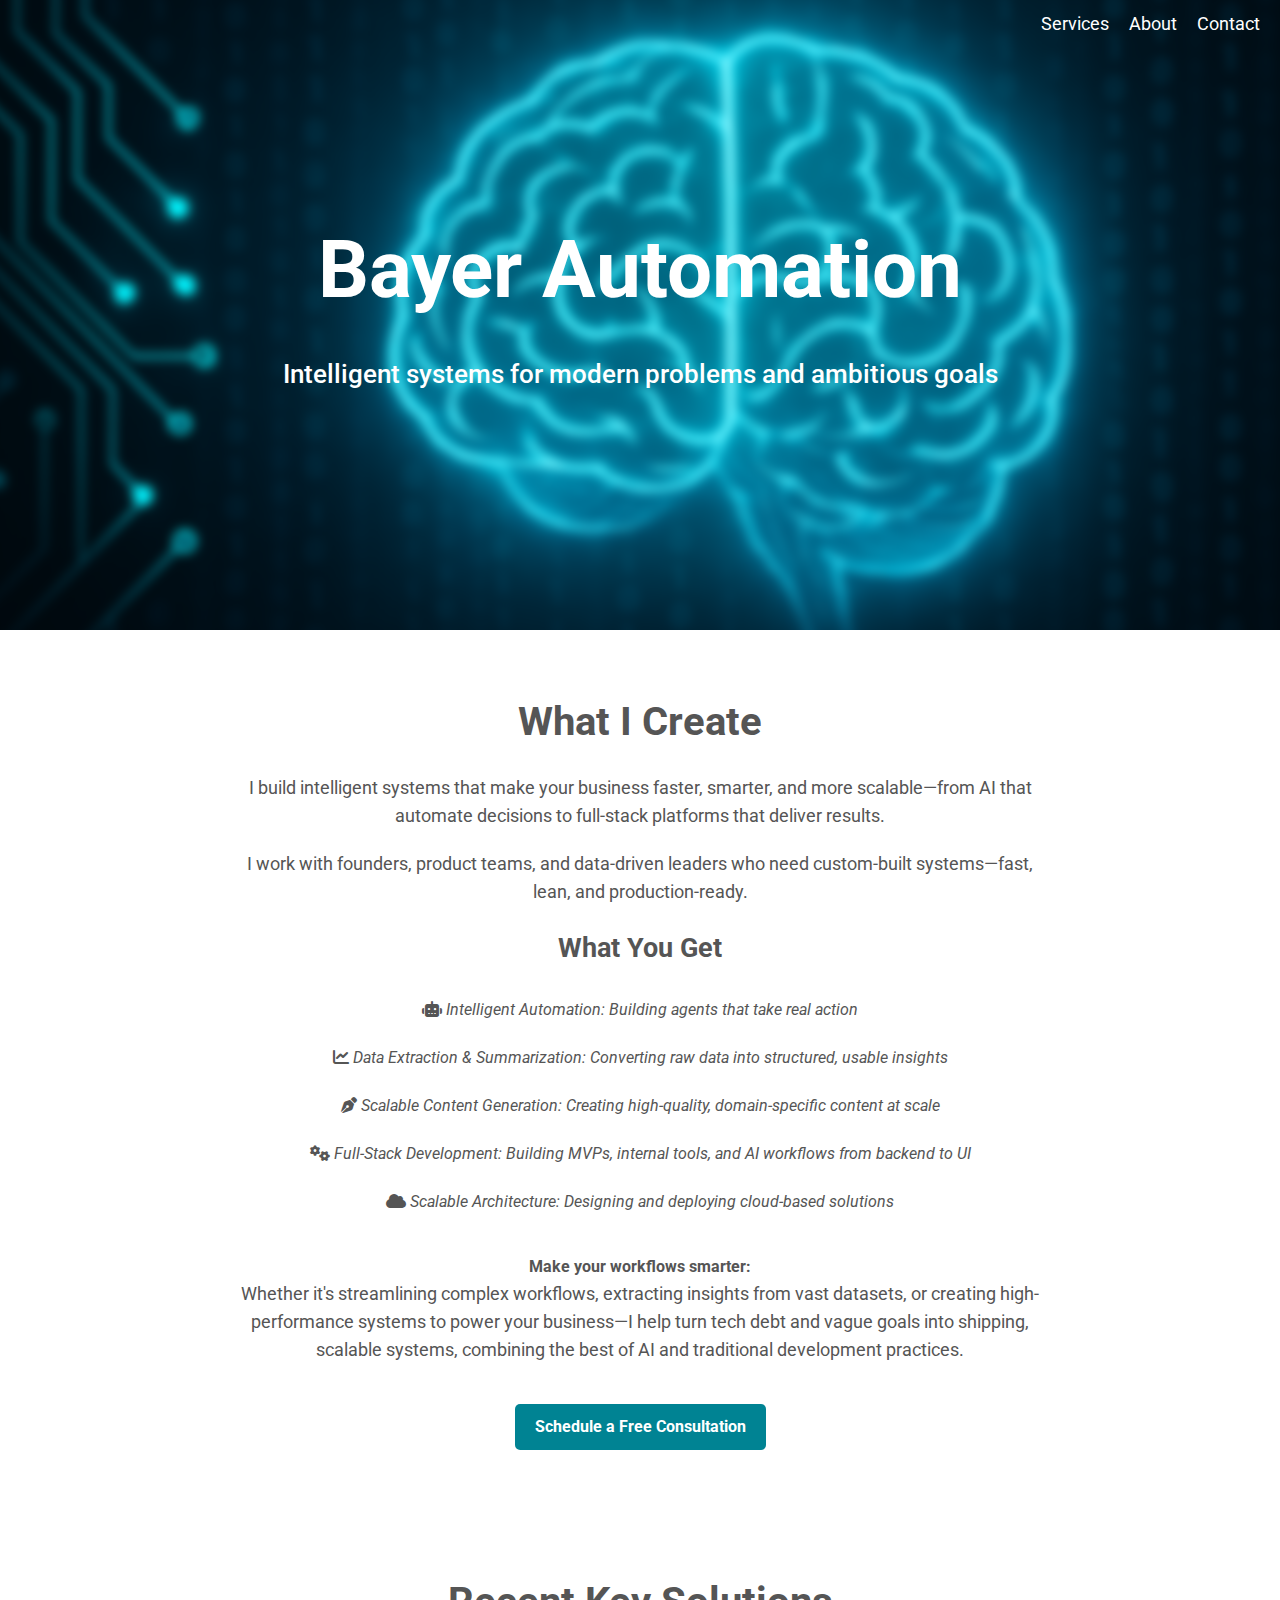
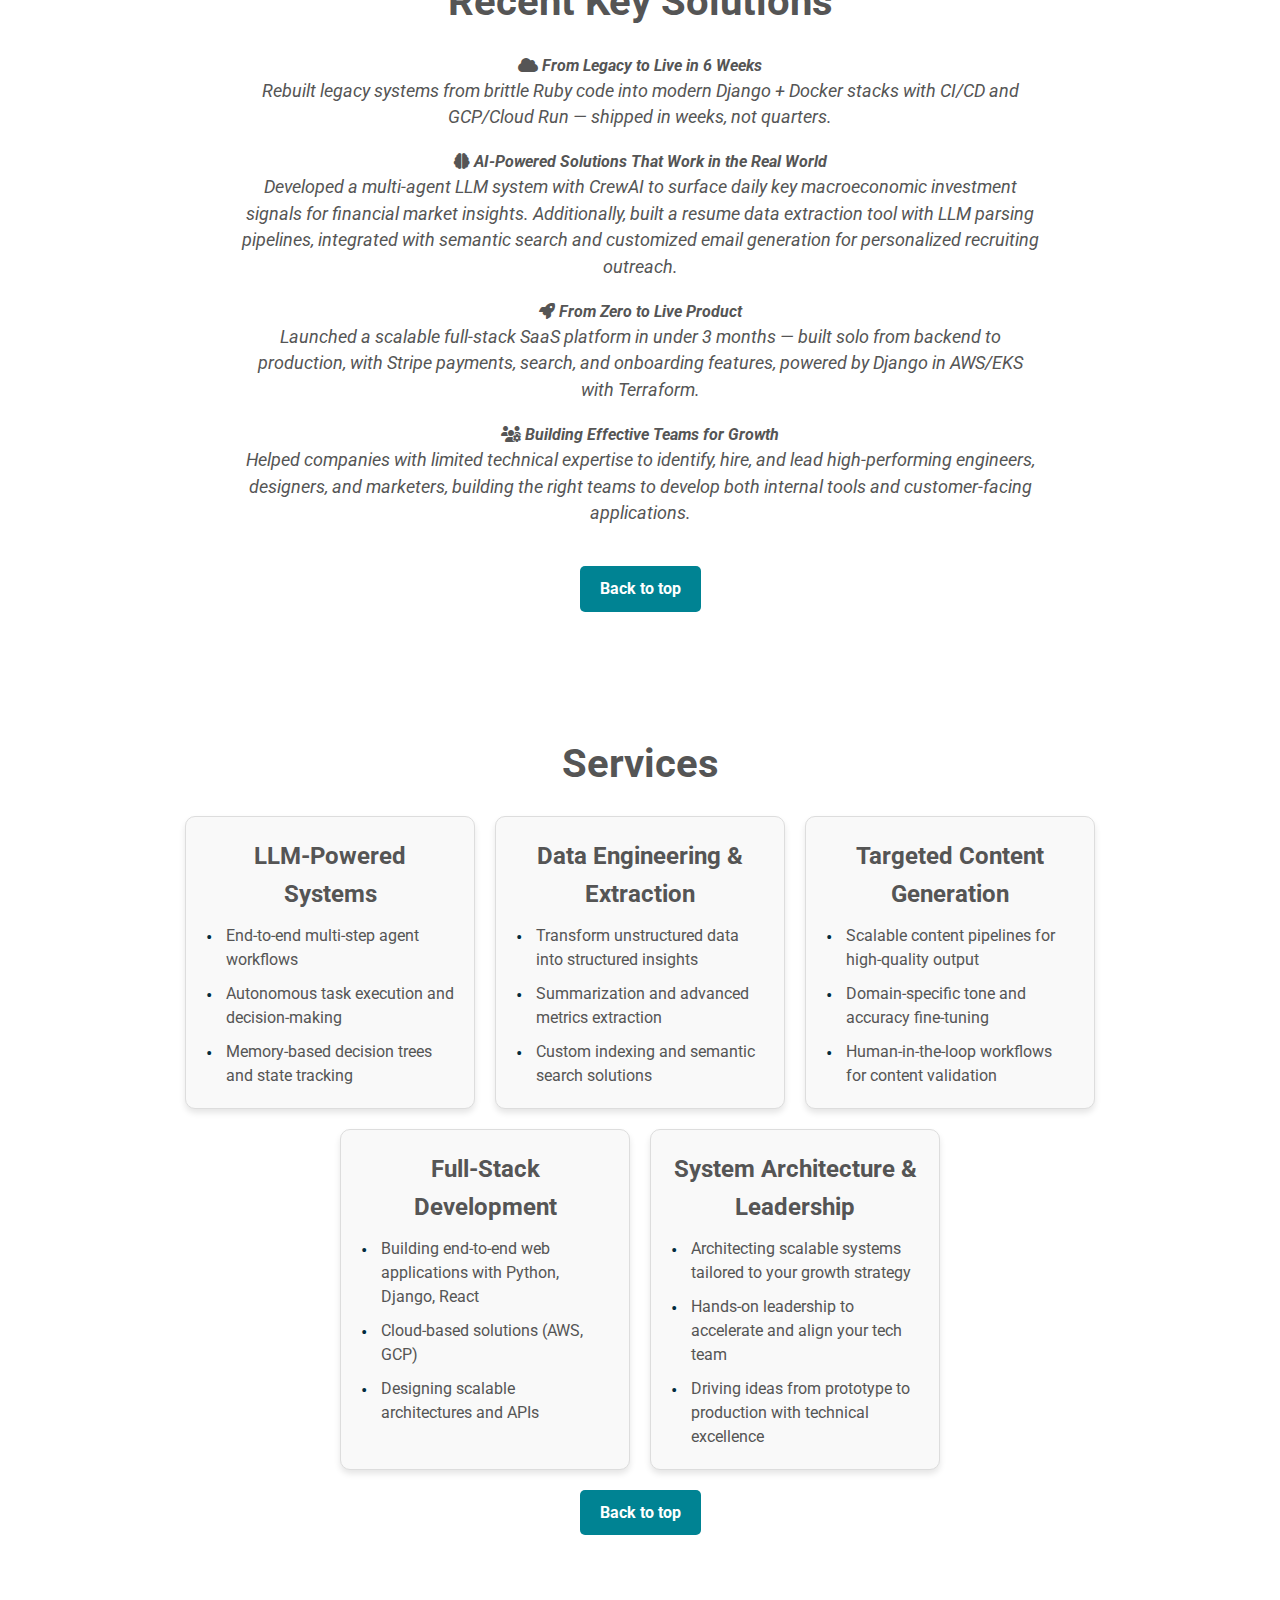
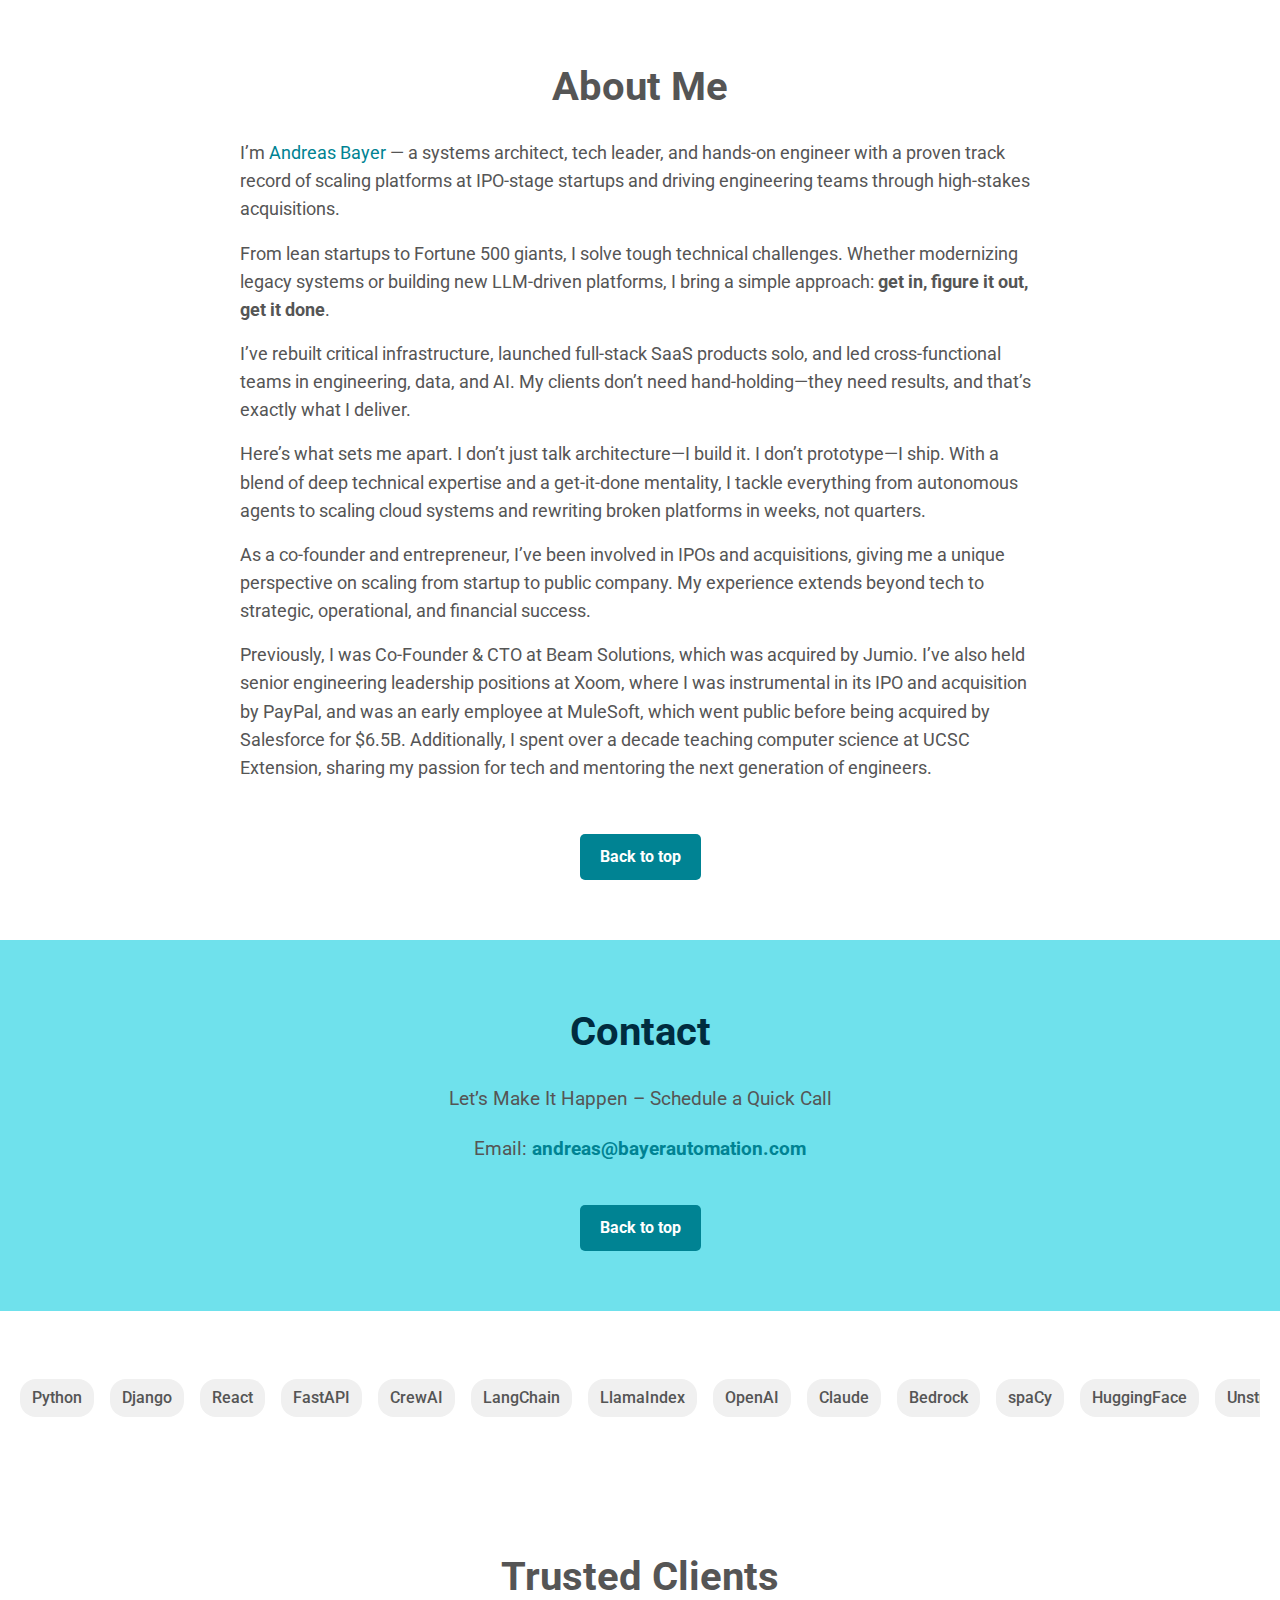
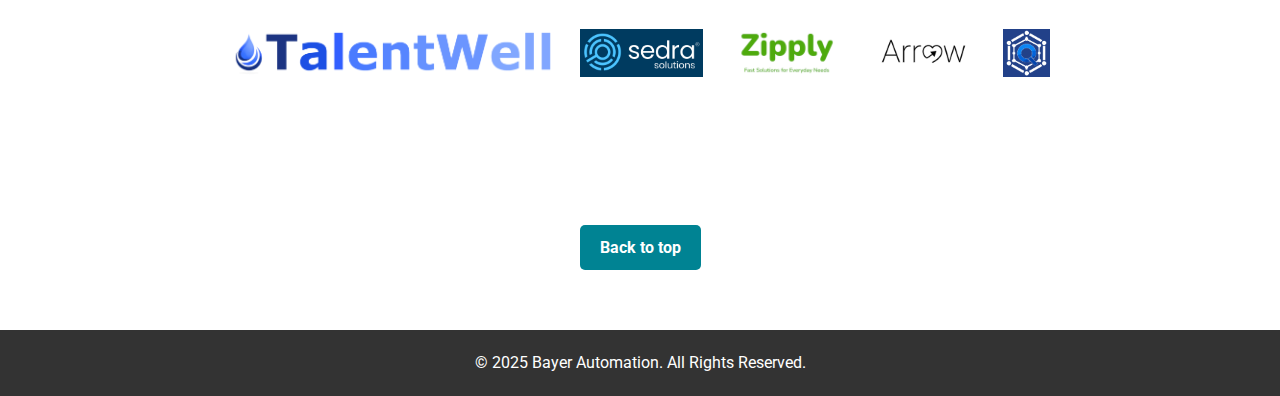
<file: index.html>
<!DOCTYPE html>
<html lang="en">
<head>
    <meta charset="utf-8" />
    <link rel="icon" href="https://bayerautomation.com/favicon-16x16.png" />
    <meta name="viewport" content="width=device-width, initial-scale=1" />
    <meta name="theme-color" content="#000000" />
    <meta name="description" content="AI-powered solutions that streamline your business operations, extract meaningful insights, and generate high-quality content" />
    <meta name="keywords" content="LLM automation, AI agents, data extraction, content generation, Bayer Automation" />
    <meta name="author" content="Bayer Automation" />

    <!-- Open Graph tags -->
    <meta property="og:title" content="Bayer Automation | AI Systems for Real-World Results">
    <meta property="og:description" content="AI systems that do more—automate workflows, extract insights, and generate high-impact content with real business value.">
    <meta property="og:image" content="https://bayerautomation.com/open-graph-1200x630.png">
    <meta property="og:url" content="https://bayerautomation.com">
    <meta property="og:type" content="website">

    <!-- Twitter Card tags -->
    <meta name="twitter:title" content="Bayer Automation | AI Systems for Real-World Results">
    <meta name="twitter:description" content="AI systems that do more—automate workflows, extract insights, and generate high-impact content with real business value.">
    <meta name="twitter:image" content="https://bayerautomation.com/twitter-card-1200x675.png">
    <meta name="twitter:card" content="summary_large_image">

    <link rel="apple-touch-icon" sizes="180x180" href="https://bayerautomation.com/apple-touch-icon.png">
    <link rel="icon" type="image/png" sizes="32x32" href="https://bayerautomation.com/favicon-32x32.png">
    <link rel="icon" type="image/png" sizes="16x16" href="https://bayerautomation.com/favicon-16x16.png">
    <link rel="manifest" href="/site.webmanifest">

    <title>Bayer Automation | AI-Powered Systems for Automation & Content Generation</title>
    <link href="https://fonts.googleapis.com/css2?family=Roboto:wght@400;500;700&display=swap" rel="stylesheet" />
    <link rel="stylesheet" href="styles.css?v=1.0">
    <link rel="stylesheet" href="https://cdnjs.cloudflare.com/ajax/libs/font-awesome/6.5.0/css/all.min.css">

    <!-- JSON-LD Structured Data -->
    <script type="application/ld+json">
        {
            "@context": "https://schema.org",
            "@type": "WebPage",
            "name": "Bayer Automation - Scalable Systems & AI Solutions",
            "description": "Helping startups and enterprises architect and build scalable systems, data platforms, and AI-powered workflows. Leveraging deep execution and strategic insight to drive impactful solutions.",
            "url": "https://bayerautomation.com",
            "publisher": {
                "@type": "Organization",
                "name": "Bayer Automation",
                "logo": {
                    "@type": "ImageObject",
                    "url": "https://bayerautomation.com/logo.png",
                    "width": 300,
                    "height": 300
                }
            }
        }
    </script>
    <script>
        document.addEventListener("DOMContentLoaded", () => {
          const stack = document.getElementById("tech-stack");
          const original = stack.querySelector(".stack-inner");
          const clone = original.cloneNode(true);
          stack.appendChild(clone);
        });
      </script>
</head>
<body>
    <header>
        <div class="menu">
            <a href="#services">Services</a>
            <a href="#about">About</a>
            <a href="#contact">Contact</a>
        </div>
        <h1>Bayer Automation</h1>
        <p>Intelligent systems for modern problems and ambitious goals</p>
    </header>

    <div class="section">
        <h2>What I Create</h2>
        <p>I build intelligent systems that make your business faster, smarter, and more scalable—from AI that automate decisions to full-stack platforms that deliver results.</p>
        <p>I work with founders, product teams, and data-driven leaders who need custom-built systems—fast, lean, and production-ready.</p>
    
        <h3>What You Get</h3>
        <ul class="bullet-points">
            <li class="point"><i class="fas fa-robot"></i> Intelligent Automation: Building agents that take real action</li>
            <li class="point"><i class="fas fa-chart-line"></i> Data Extraction & Summarization: Converting raw data into structured, usable insights</li>
            <li class="point"><i class="fas fa-pen-nib"></i> Scalable Content Generation: Creating high-quality, domain-specific content at scale</li>
            <li class="point"><i class="fas fa-cogs"></i> Full-Stack Development: Building MVPs, internal tools, and AI workflows from backend to UI</li>
            <li class="point"><i class="fas fa-cloud"></i> Scalable Architecture: Designing and deploying cloud-based solutions</li>
        </ul>
    
        <div class="cta-section">
            <h4>Make your workflows smarter:</h4>
            <p>Whether it's streamlining complex workflows, extracting insights from vast datasets, or creating high-performance systems to power your business—I help turn tech debt and vague goals into shipping, scalable systems, combining the best of AI and traditional development practices.</p>  
            <a href="#contact" class="back-to-top">Schedule a Free Consultation</a>
        </div>
    </div>
    

    <div class="section">
        <h2>Recent Key Solutions</h2>
        <ul class="bullet-points">
          <li>
            <i class="fas fa-cloud"></i>
            <strong>From Legacy to Live in 6 Weeks</strong>
            <p>Rebuilt legacy systems from brittle Ruby code into modern Django + Docker stacks with CI/CD and GCP/Cloud Run — shipped in weeks, not quarters.</p>
          </li>
          <li>
            <i class="fas fa-brain"></i>
            <strong>AI-Powered Solutions That Work in the Real World</strong>
            <p>Developed a multi-agent LLM system with CrewAI to surface daily key macroeconomic investment signals for financial market insights. Additionally, built a resume data extraction tool with LLM parsing pipelines, integrated with semantic search and customized email generation for personalized recruiting outreach.</p>
          </li>
          <li>
            <i class="fas fa-rocket"></i>
            <strong>From Zero to Live Product</strong>
            <p>Launched a scalable full-stack SaaS platform in under 3 months — built solo from backend to production, with Stripe payments, search, and onboarding features, powered by Django in AWS/EKS with Terraform.</p>
          </li>
          <li>
            <i class="fas fa-users-cog"></i>
            <strong>Building Effective Teams for Growth</strong>
            <p>Helped companies with limited technical expertise to identify, hire, and lead high-performing engineers, designers, and marketers, building the right teams to develop both internal tools and customer-facing applications.</p>
          </li>
        </ul>

        <a href="#top" class="back-to-top">Back to top</a>
      </div>

    <div class="section" id="services">
        <h2>Services</h2>
        <div class="cards">
            <div class="card">
                <h3>LLM-Powered Systems</h3>
                <div class="service-list">
                    <div class="service-item">End-to-end multi-step agent workflows</div>
                    <div class="service-item">Autonomous task execution and decision-making</div>
                    <div class="service-item">Memory-based decision trees and state tracking</div>
                </div>
            </div>
            <div class="card">
                <h3>Data Engineering & Extraction</h3>
                <div class="service-list">
                    <div class="service-item">Transform unstructured data into structured insights</div>
                    <div class="service-item">Summarization and advanced metrics extraction</div>
                    <div class="service-item">Custom indexing and semantic search solutions</div>
                </div>
            </div>
            <div class="card">
                <h3>Targeted Content Generation</h3>
                <div class="service-list">
                    <div class="service-item">Scalable content pipelines for high-quality output</div>
                    <div class="service-item">Domain-specific tone and accuracy fine-tuning</div>
                    <div class="service-item">Human-in-the-loop workflows for content validation</div>
                </div>
            </div>
            <!-- Non-AI Services Section -->
            <div class="card">
                <h3>Full-Stack Development</h3>
                <div class="service-list">
                    <div class="service-item">Building end-to-end web applications with Python, Django, React</div>
                    <div class="service-item">Cloud-based solutions (AWS, GCP)</div>
                    <div class="service-item">Designing scalable architectures and APIs</div>
                </div>
            </div>
            <div class="card">
                <h3>System Architecture & Leadership</h3>
                <div class="service-list">
                    <div class="service-item">Architecting scalable systems tailored to your growth strategy</div>
                    <div class="service-item">Hands-on leadership to accelerate and align your tech team</div>
                    <div class="service-item">Driving ideas from prototype to production with technical excellence</div>
                  </div>
            </div>
        </div>

        <a href="#top" class="back-to-top">Back to top</a>
    </div>
    

    <div class="section" id="about">
        <h2>About Me</h2>
        <div class="about-section">
            <p>I’m <a href="https://www.linkedin.com/in/bayerautomation/" target="_blank">Andreas Bayer</a> — a systems architect, tech leader, and hands-on engineer with a proven track record of scaling platforms at IPO-stage startups and driving engineering teams through high-stakes acquisitions.</p>
            
            <p>From lean startups to Fortune 500 giants, I solve tough technical challenges. Whether modernizing legacy systems or building new LLM-driven platforms, I bring a simple approach: <strong>get in, figure it out, get it done</strong>.</p>
            
            <p>I’ve rebuilt critical infrastructure, launched full-stack SaaS products solo, and led cross-functional teams in engineering, data, and AI. My clients don’t need hand-holding—they need results, and that’s exactly what I deliver.</p>
            
            <p>Here’s what sets me apart. I don’t just talk architecture—I build it. I don’t prototype—I ship. With a blend of deep technical expertise and a get-it-done mentality, I tackle everything from autonomous agents to scaling cloud systems and rewriting broken platforms in weeks, not quarters.</p>
            
            <p>As a co-founder and entrepreneur, I’ve been involved in IPOs and acquisitions, giving me a unique perspective on scaling from startup to public company. My experience extends beyond tech to strategic, operational, and financial success.</p>
        
            <p>Previously, I was Co-Founder & CTO at Beam Solutions, which was acquired by Jumio. I’ve also held senior engineering leadership positions at Xoom, where I was instrumental in its IPO and acquisition by PayPal, and was an early employee at MuleSoft, which went public before being acquired by Salesforce for $6.5B. Additionally, I spent over a decade teaching computer science at UCSC Extension, sharing my passion for tech and mentoring the next generation of engineers.</p>
        </div>
        

        <a href="#top" class="back-to-top">Back to top</a>
    </div>
        
    <div class="section" id="contact">
        <h2>Contact</h2>
        <div class="contact-section">
            <p>Let’s Make It Happen – Schedule a Quick Call</p>
            <p>Email: <a href="mailto:andreas@bayerautomation.com">andreas@bayerautomation.com</a></p>
        </div>
    
        <a href="#top" class="back-to-top">Back to top</a>
    </div>

    <div class="section" id="technology">
        <div class="stack-container">
          <div class="stack" id="tech-stack">
            <div class="stack-inner">
              <span>Python</span>
              <span>Django</span>
              <span>React</span>
              <span>FastAPI</span>
              <span>CrewAI</span>
              <span>LangChain</span>
              <span>LlamaIndex</span>
              <span>OpenAI</span>
              <span>Claude</span>
              <span>Bedrock</span>
              <span>spaCy</span>
              <span>HuggingFace</span>
              <span>Unstructured</span>
              <span>Haystack</span>
              <span>Pinecone</span>
              <span>FAISS</span>
              <span>Postgres</span>
              <span>Elasticsearch</span>
              <span>BigQuery</span>
              <span>Redis</span>
              <span>Celery</span>
              <span>AWS</span>
              <span>GCP</span>
              <span>Docker</span>
              <span>Terraform</span>
              <span>Stripe</span>
            </div>
          </div>
        </div>
    </div>    

    <div class="section">
        <h2>Trusted Clients</h2>
        <div class="logo-row">
          <a href="https://talentwell.ai" target="_blank"><img src="talentwell-logo-text.png" alt="TalentWell" class="consult-logo" /></a>
          <a href="https://sedrasolutions.com" target="_blank"><img src="sedra-solutions-logo.png" alt="Sedra Solutions" class="consult-logo" /></a>
          <a href="https://zipply.io" target="_blank"><img src="zipply-logo-text.png" alt="Zipply" class="consult-logo" /></a>
          <a href="https://www.thearrow.app" target="_blank"><img src="arrow-logo.png" alt="The Arrow" class="consult-logo" /></a>
          <a href="https://quantimon.com" target="_blank"><img src="quantimon-logo.png" alt="Quantimon" class="consult-logo" /></a>
          <!-- Add more logos as needed -->
        </div>
      </div>    

    <div class="section">
      <a href="#top" class="back-to-top">Back to top</a>
    </div>
    <!-- Footer -->
    <footer>
        <p>&copy; 2025 Bayer Automation. All Rights Reserved.</p>
    </footer>    
</body>
</html>
</file>
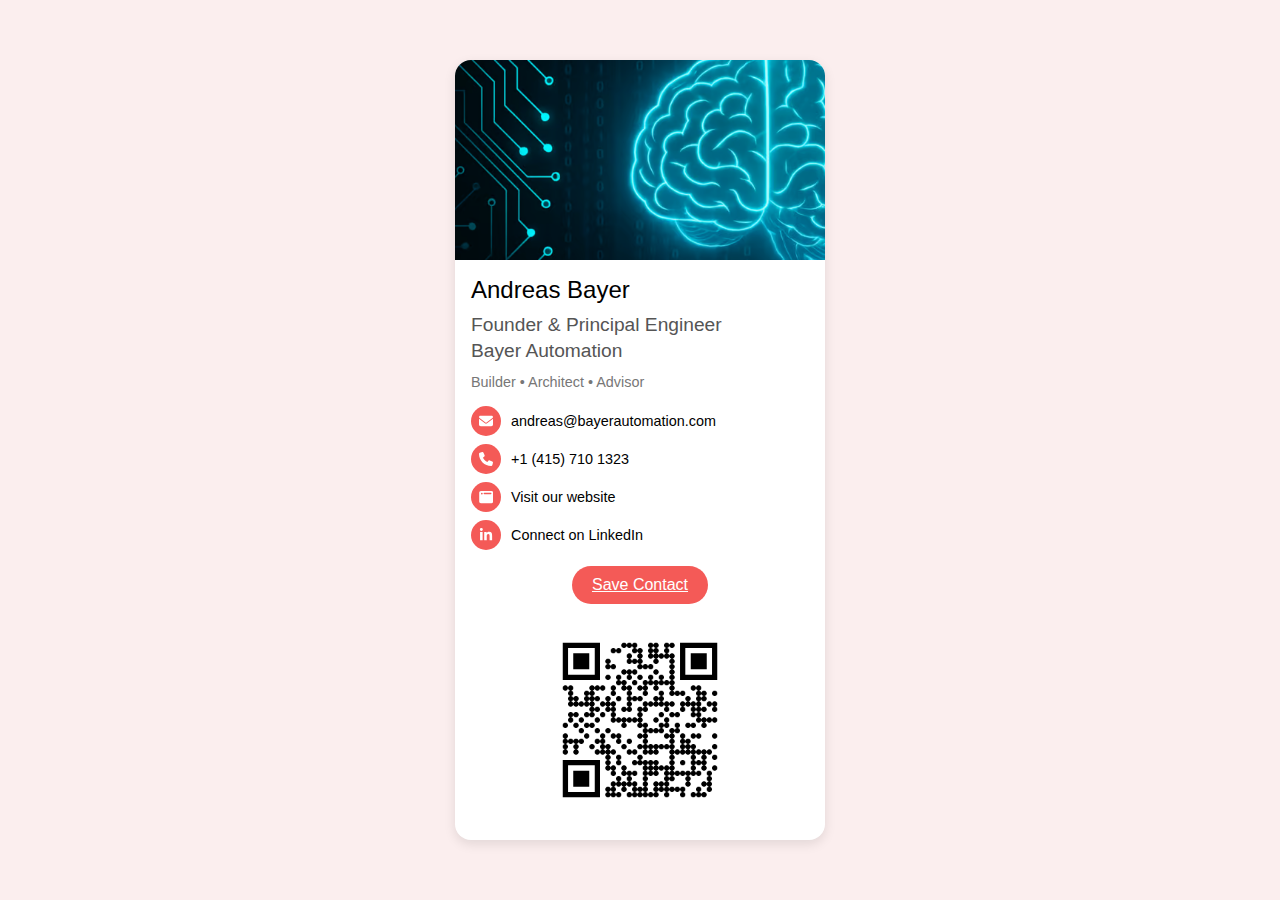
<file: business-card.html>
<!DOCTYPE html>
<html lang="en">

<head>
  <meta charset="UTF-8" />
  <meta name="viewport" content="width=device-width, initial-scale=1.0" />

    <!-- Meta for link previews (Open Graph & Twitter) -->
  <meta property="og:title" content="Andreas Bayer – Digital Business Card" />
  <meta property="og:description" content="Founder & Principal Engineer at Bayer Automation. Save contact or scan QR code to connect." />
  <meta property="og:image" content="https://bayerautomation.com/business-card-image.avif" />
  <meta property="og:url" content="https://bayerautomation.com/andreas-card.html" />
  <meta property="og:type" content="website" />

  <!-- Twitter preview -->
  <meta name="twitter:card" content="summary_large_image" />
  <meta name="twitter:title" content="Andreas Bayer – Digital Business Card" />
  <meta name="twitter:description" content="Founder & Principal Engineer at Bayer Automation. Download contact or scan QR code to connect." />
  <meta name="twitter:image" content="https://bayerautomation.com/business-card-image.avif" />


  <title>Andreas Bayer Contact Card</title>
  <style>
    body {
      font-family: Helvetica;
      background: #fbeeee;
      display: flex;
      justify-content: center;
      align-items: center;
      min-height: 100vh;
      margin: 0;
    }

    .card {
      background: white;
      border-radius: 16px;
      box-shadow: 0 4px 12px rgba(0, 0, 0, 0.1);
      width: 370px;
      max-width: 90vw;
      overflow: hidden;
      text-align: left;
    }


    .card img.header-image {
      width: 100%;
      display: block;
      height: 200px;
      /* LIMIT the height */
      object-fit: cover;
      /* Crop instead of stretching */
    }

    .card h1 {
      margin: 16px 16px 4px;
      font-size: 1.5rem;
      font-weight: normal
    }

    .title {
      margin: 10px 0 12px;
    }

    .title h2 {
      margin: 0 16px 4px;
      font-weight: normal;
      color: #555;
      font-size: 1.2rem;
    }

    .card p.subtitle {
      color: #777;
      font-size: 0.9rem;
      margin: 4px 16px 16px;
    }

    .contact-info {
      list-style: none;
      padding: 0;
      margin: 0 16px 16px;
      text-align: left;
      font-size: 0.9rem;
    }

    .contact-info li {
      display: flex;
      align-items: center;
      margin: 8px 0;
    }

    .contact-info li span {
      margin-left: 10px;
    }

    .contact-info a {
      color: #000;
      text-decoration: none;
    }

    .save-button {
      display: block;
      margin: 16px auto;
      background: #f45a57;
      color: white;
      border: none;
      padding: 10px 20px;
      border-radius: 24px;
      font-size: 1rem;
      cursor: pointer;
      text-align: center;
      width: fit-content;
      /* or a fixed width like 200px */
    }


    .save-button:disabled {
      opacity: 0.6;
      cursor: not-allowed;
    }

    .icon-circle {
      width: 30px;
      height: 30px;
      background-color: #f45a57;
      border-radius: 50%;
      display: flex;
      align-items: center;
      justify-content: center;
      flex-shrink: 0;
    }

    .icon-circle svg {
      fill: white;
      width: 14px;
      height: 14px;
    }
  </style>
</head>

<body>
  <div class="card">
    <img class="header-image" src="business-card-image.avif" alt="Header Image" />
    <h1>Andreas Bayer</h1>
    <div class="title">
      <h2>Founder & Principal Engineer</h2>
      <h2>Bayer Automation</h2>
    </div>
    <p class="subtitle">Builder • Architect • Advisor</p>
    <ul class="contact-info">
      <li>
        <div class="icon-circle">
          <!-- Email Icon -->
          <svg viewBox="0 0 512 512">
            <path
              d="M48 64C21.5 64 0 85.5 0 112c0 15.1 7.1 29.3 19.2 38.4L236.8 313.6c11.4 8.5 27 8.5 38.4 0L492.8 150.4c12.1-9.1 19.2-23.3 19.2-38.4c0-26.5-21.5-48-48-48L48 64zM0 176L0 384c0 35.3 28.7 64 64 64l384 0c35.3 0 64-28.7 64-64l0-208L294.4 339.2c-22.8 17.1-54 17.1-76.8 0L0 176z">
            </path>
          </svg>
        </div>
        <span><a href="mailto:andreas@bayerautomation.com">andreas@bayerautomation.com</a></span>
      </li>
      <li>
        <div class="icon-circle">
          <!-- Phone Icon -->
          <svg viewBox="0 0 512 512">
            <path
              d="M164.9 24.6c-7.7-18.6-28-28.5-47.4-23.2l-88 24C12.1 30.2 0 46 0 64C0 311.4 200.6 512 448 512c18 0 33.8-12.1 38.6-29.5l24-88c5.3-19.4-4.6-39.7-23.2-47.4l-96-40c-16.3-6.8-35.2-2.1-46.3 11.6L304.7 368C234.3 334.7 177.3 277.7 144 207.3L193.3 167c13.7-11.2 18.4-30 11.6-46.3l-40-96z">
            </path>
          </svg>
        </div>
        <span><a href="tel:+14157101323">+1 (415) 710 1323</a></span>
      </li>
      <li>
        <div class="icon-circle">
          <!-- Website Icon -->
          <svg viewBox="0 0 496 512">
            <path
              d="M0 96C0 60.7 28.7 32 64 32l384 0c35.3 0 64 28.7 64 64l0 320c0 35.3-28.7 64-64 64L64 480c-35.3 0-64-28.7-64-64L0 96zm64 32a32 32 0 1 0 64 0 32 32 0 1 0 -64 0zm384 0c0-13.3-10.7-24-24-24l-240 0c-13.3 0-24 10.7-24 24s10.7 24 24 24l240 0c13.3 0 24-10.7 24-24z">
            </path>
          </svg>
        </div>
        <span><a href="https://bayerautomation.com" target="_blank">Visit our website</a></span>
      </li>
      <li>
        <div class="icon-circle">
          <!-- LinkedIn Icon -->
          <svg viewBox="0 0 448 512">
            <path
              d="M100.28 448H7.4V148.9h92.88zM53.79 108.1C24.09 108.1 0 83.5 0 53.8a53.79 53.79 0 0 1 107.58 0c0 29.7-24.1 54.3-53.79 54.3zM447.9 448h-92.68V302.4c0-34.7-.7-79.2-48.29-79.2-48.29 0-55.69 37.7-55.69 76.7V448h-92.78V148.9h89.08v40.8h1.3c12.4-23.5 42.69-48.3 87.88-48.3 94 0 111.28 61.9 111.28 142.3V448z">
            </path>
          </svg>
        </div>
        <span><a href="https://www.linkedin.com/in/andreas-bayer-7101323/" target="_blank">Connect on
            LinkedIn</a></span>
      </li>
    </ul>
    <a href="andreas-bayer.vcf" download="Andreas-Bayer.vcf" class="save-button">Save Contact</a>

    <div style="display: flex; justify-content: center; padding: 0 16px 16px;">
      <a href="andreas-bayer.vcf" download="Andreas-Bayer.vcf" title="Download Contact">
        <img src="business-card-qr-code.png"
             alt="QR Code"
             width="200"
             height="200"
             style="border-radius: 8px;">
      </a>
    </div>
  </div>
</body>

</html>
</file>
<file: styles.css>
/* General Styles */
* {
    margin: 0;
    padding: 0;
    box-sizing: border-box;
}

body {
    font-family: 'Roboto', sans-serif; /* Apply Roboto font */
    line-height: 1.6;
    color: #555;
}

/* Header */
header {
    position: relative;
    height: 70vh;
    display: flex;
    flex-direction: column;
    justify-content: center;
    align-items: center;
    color: white;
    text-align: center;
    padding: 20px;
    overflow: hidden;
}

/* Blurred background layer */
header::before {
    content: '';
    position: absolute;
    top: 0; left: 0; right: 0; bottom: 0;
    background: url('background.png') no-repeat center center;
    background-size: cover; /* Ensures the image covers the header */
    filter: blur(5px);
    transform: scale(1.1); /* Prevent visible blur edges */
    z-index: 0;
}

/* Keep header content above the blur */
header > * {
    position: relative;
    z-index: 1;
}


/* Special Header Style for Subpages */
.subpage-header {
    background: url('background.png') no-repeat center center/cover;
    height: 40vh;
    display: flex;
    text-align: center;
    justify-content: center;
    align-items: center;
    color: white;
    text-align: center;    
    padding: 20px; /* Adjust padding for a cleaner look */
}

/* Menu Styles */
header .menu {
    position: absolute;
    top: 10px; /* Moved the menu up by 10px */
    right: 20px;
    display: flex;
    gap: 20px;
    list-style: none; /* Remove list-style for cleaner text links */
}

header .menu a {
    text-decoration: none;
    color: white;
    font-size: 1.1rem; /* Increased font size */
    font-weight: 400; /* Less bold */
    transition: color 0.3s ease;
    text-transform: capitalize; /* Optionally add this for a more formal look */
    padding: 0; /* Remove any padding */
    background: none; /* Remove background */
    border: none; /* Remove border */
}

header .menu a:hover {
    color: #9bf5fc; /* Hover color change only */
}

/* Header Title */
header h1 {
    font-size: 5rem; /* Increased font size for a more prominent header */
    margin-bottom: 20px; /* Adjusted margin for spacing */
}

header p {
    font-size: 1.6rem; /* Increased font size for the tagline */
    margin-bottom: 30px; /* Adjusted margin for better spacing */
    font-weight: 500;
}

/* Section */
.section {
    padding: 60px 20px;
    text-align: center;
}

.section h2 {
    font-size: 2.5rem;
    margin-bottom: 20px;
    color: #555;
}

.section h3 {
    font-size: 1.7rem;
    margin-bottom: 20px;
    color: #555;
}

.section p {
    font-size: 1.1rem;
    margin-bottom: 20px;
    max-width: 800px;
    margin-left: auto;
    margin-right: auto;
}

/* Cards */
.cards {
    display: flex;
    flex-wrap: wrap;
    justify-content: center;
    gap: 20px;
    max-width: 1000px;
    margin: 0 auto;
}

.card {
    background: #f9f9f9;
    padding: 20px;
    border: 1px solid #ddd;
    border-radius: 10px;
    flex: 1 1 calc(33% - 40px);
    max-width: calc(33% - 40px);
    text-align: center;
    box-shadow: 0 4px 6px rgba(0, 0, 0, 0.1);
}

.card h3 {
    font-size: 1.5rem;
    margin-bottom: 10px;
    color: #555;
}

/* Custom List Styling */
.service-list {
    display: grid;
    gap: 10px;
    text-align: left;
    list-style: none;
}

.service-item {
    font-size: 1rem;
    line-height: 1.5;
    position: relative;
    padding-left: 20px;
}

.service-item::before {
    content: '•';
    color: #002c3f;
    position: absolute;
    left: 0;
    top: 0;
    font-size: 1.2rem;
}

/* Footer */
footer {
    background: #333;
    color: white;
    padding: 20px;
    text-align: center;
}

footer a {
    color: #9bf5fc;
    text-decoration: none;
}

footer a:hover {
    text-decoration: underline;
}

/* Back to Top Button */
.back-to-top {
    display: inline-block;
    margin-top: 20px;
    padding: 10px 20px;
    background-color: #008393;
    color: white;
    text-decoration: none;
    border-radius: 5px;
    font-weight: bold;
    text-align: center;
    transition: background-color 0.3s ease;
}

.back-to-top:hover {
    background-color: #002c3f;
}


/* Mobile Styles */
@media (max-width: 768px) {
    .card {
        flex: 1 1 100%;
        max-width: 100%;
        margin-bottom: 20px;
    }

    header {
        height: 50vh;
        padding: 20px;
    }

    header h1 {
        font-size: 3rem; /* Reduced font size for mobile */
    }

    header p {
        font-size: 1.2rem; /* Adjusted font size for mobile */
    }

    .section h2 {
        font-size: 2rem;
    }

    .section p {
        font-size: 1rem;
    }

    /* Keep the menu in the upper right corner on mobile */
    header .menu {
        position: absolute; /* Ensure the menu stays absolute */
        top: 10px; /* Adjust for better alignment */
        right: 20px;
        flex-direction: row; /* Maintain horizontal layout on mobile */
        gap: 20px; 
    }

    header .menu a {
        font-size: 1.1rem;
    }
}

h3 {
    font-size: 1.8rem;
    color: #333;
    margin-bottom: 1.5rem;
}

.bullet-points {
    list-style-type: none;
    padding: 0;
    font-size: 1rem;
    line-height: 1.5;
    font-style: italic;
    color: #555;
}

.point {
    padding: 0.5rem 0;
    margin: 0.5rem 0;
}

.close-point {
    padding: 0.1rem 0;
    margin: 0.1rem 0;
}

.cta-section {
    margin-top: 2rem;
    text-align: center;
}

@keyframes growShrink {
    0%, 100% {
        transform: scale(1);
    }
    50% {
        transform: scale(1.2);
    }
}

@keyframes teeter-totter {
    0% {
        transform: rotate(0deg);
    }
    25% {
        transform: rotate(-5deg);
    }
    50% {
        transform: rotate(0deg);
    }
    75% {
        transform: rotate(5deg);
    }
    100% {
        transform: rotate(0deg);
    }
}

.cta-section h4 {
    animation: growShrink 2s ease-in-out infinite;
}

.why-this-works {
    font-size: 1.2rem;
    line-height: 1.8;
    padding-left: 1.5rem;
}

.why-this-works li {
    margin: 1rem 0;
}

.why-this-works strong {
    color: #002c3f; /* Green color for emphasis */
}

.about-section {
    text-align: left; /* Aligns text to the left */
    color: #555; /* Sets text color to a medium gray */
    font-size: 1.2rem; /* Sets font size to make it readable */
    line-height: 1.6; /* Increases line height for better readability */
    margin-bottom: 2rem; /* Adds space between sections */
}

.about-section h2 {
    font-size: 2rem; /* Larger font for section headers */
    margin-bottom: 1rem; /* Adds space below the section header */
}

.about-section p {
    margin-bottom: 1rem; /* Adds space between paragraphs */
}

.about-section a {
    color: #008393; /* Green color for links to stand out */
    text-decoration: none; /* Removes underline from links */
}

.about-section a:hover {
    text-decoration: underline; /* Adds underline on hover for better accessibility */
}

.contact-section a {
    color: #008393; /* Green color for links to stand out */
    text-decoration: none; /* Removes underline from links */
}

.contact-section a:hover {
    text-decoration: underline; /* Adds underline on hover for better accessibility */
}

/* Stack Component for text scrolling */
.stack-container {
    width: 100%;
    overflow: hidden;
  }
  
  .stack {
    display: flex;
    gap: 1rem;
    padding: 0.5rem 0;
    font-size: 1rem;
    font-family: 'Roboto', sans-serif;
    white-space: nowrap;
    animation: scroll-left 20s linear infinite;
  }
  
  .stack-inner {
    display: flex;
    gap: 1rem;
  }
  
  .stack span {
    background: #f0f0f0;
    border-radius: 1rem;
    padding: 0.4rem 0.75rem;
    font-weight: 500;
    flex-shrink: 0;
  }
  
  @keyframes scroll-left {
    0% {
      transform: translateX(0);
    }
    100% {
      transform: translateX(-50%);
    }
  }
  
.tooltip-close-point {
    position: relative;
    margin-bottom: 10px;
}

.tooltip {
    visibility: hidden;
    background-color: #333;
    color: #fff;
    text-align: center;
    border-radius: 5px;
    padding: 5px;
    position: absolute;
    z-index: 1;
    bottom: 100%; /* Position the tooltip above the item */
    left: 50%;
    transform: translateX(-50%);
    opacity: 0;
    transition: opacity 0.3s;
}

.tooltip-close-point:hover .tooltip {
    visibility: visible;
    opacity: 1;
}

.logo-row {
    display: flex;
    justify-content: center;
    flex-wrap: wrap;
    gap: 1.5rem;
    margin-top: 1rem;
  }
  
  .consult-logo {
    height: 48px;
  }

.back-to-top-wrapper {
  margin-top: 2rem;
  text-align: right;
}

.back-to-top-button {
  display: inline-block;
  padding: 0.5rem 1rem;
  background: #000;
  color: #fff;
  text-decoration: none;
  border-radius: 0.5rem;
  font-weight: bold;
  transition: background 0.3s ease;
}

.back-to-top-button:hover {
  background: #444;
}

/* Contact Section */
#contact {
    background-color: #6fe1ec; /* Light blue, adjust to fit your design */
    padding: 60px 20px;
    text-align: center;
    color: #333; /* Dark text color for contrast */
}

#contact h2 {
    font-size: 2.5rem;
    margin-bottom: 20px;
    color: #002c3f; /* Matching header color */
}

#contact p {
    font-size: 1.2rem;
    margin-bottom: 20px;
    max-width: 800px;
    margin-left: auto;
    margin-right: auto;
    color: #555; /* Slightly lighter text for readability */
}

#contact .contact-section a {
    color: #008393; /* Matching your theme's green/blue color */
    text-decoration: none;
    font-weight: bold;
    transition: color 0.3s ease;
}

#contact .contact-section a:hover {
    color: #60bec5; /* Light blue hover effect */
}

#contact .back-to-top {
    display: inline-block;
    margin-top: 20px;
    padding: 10px 20px;
    background-color: #008393;
    color: white;
    text-decoration: none;
    border-radius: 5px;
    font-weight: bold;
    text-align: center;
    transition: background-color 0.3s ease;
}

#contact .back-to-top:hover {
    background-color: #002c3f;
}
</file>
